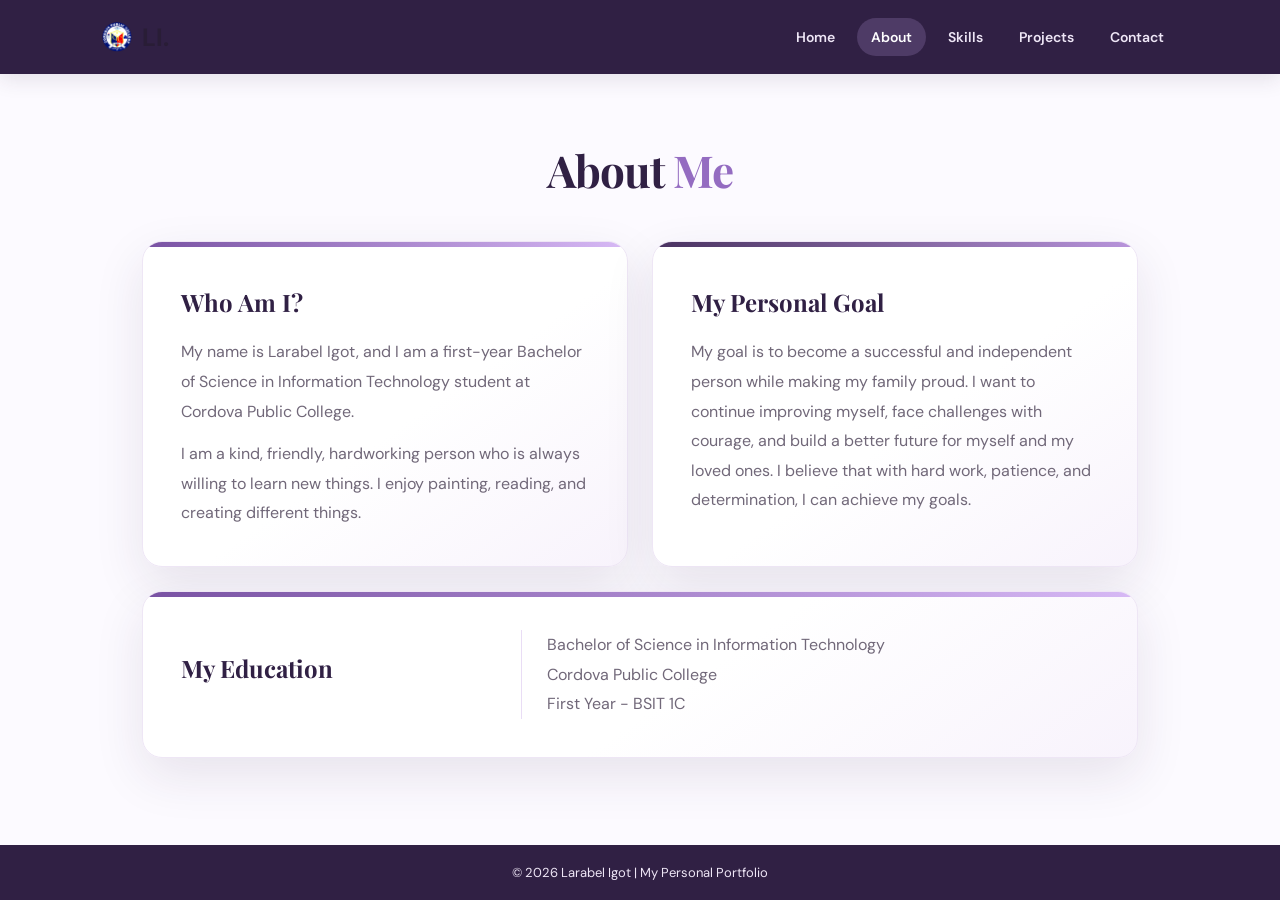
<file: about.html>
<!DOCTYPE html>
<html lang="en">
<head>
    <meta charset="UTF-8">
    <meta name="viewport" content="width=device-width, initial-scale=1.0">
    <title>About | Larabel Igot</title>
    <link rel="stylesheet" href="styles1.css">
</head>
<body>
<header>
    <nav class="navbar">
        <div class="logo">
    <img src="school-logo.png" alt="School Logo">
    <span>LI.</span>
</div>
        <ul class="nav-links">
            <li><a href="index.html">Home</a></li>
            <li><a class="active" href="about.html">About</a></li>
            <li><a href="skills.html">Skills</a></li>
            <li><a href="projects.html">Projects</a></li>
            <li><a href="contact.html">Contact</a></li>
        </ul>
    </nav>
</header>

<main class="page-content">
    <h1>About <span>Me</span></h1>
    <div class="about-cards">
        <article class="content-card about-card">
            <h2>Who Am I?</h2>
            <p>
                My name is Larabel Igot, and I am a first-year
                Bachelor of Science in Information Technology
                student at Cordova Public College.
            </p>
            <p>
                I am a kind, friendly, hardworking person who is
                always willing to learn new things. I enjoy
                painting, reading, and creating different things.
            </p>
        </article>

        <article class="content-card about-card">
            <h2>My Personal Goal</h2>
            <p>
                My goal is to become a successful and independent person while making my family proud. I want to continue improving myself, face challenges with courage, and build a better future for myself and my loved ones. I believe that with hard work, patience, and determination, I can achieve my goals.
            </p>
        </article>

        <article class="content-card about-card about-education">
            <h2>My Education</h2>
            <p>
                Bachelor of Science in Information Technology<br>
                Cordova Public College<br>
                First Year - BSIT 1C
            </p>
        </article>
    </div>
</main>

<footer>
    <p>© 2026 Larabel Igot | My Personal Portfolio</p>
</footer>
</body>
</html>
</file>
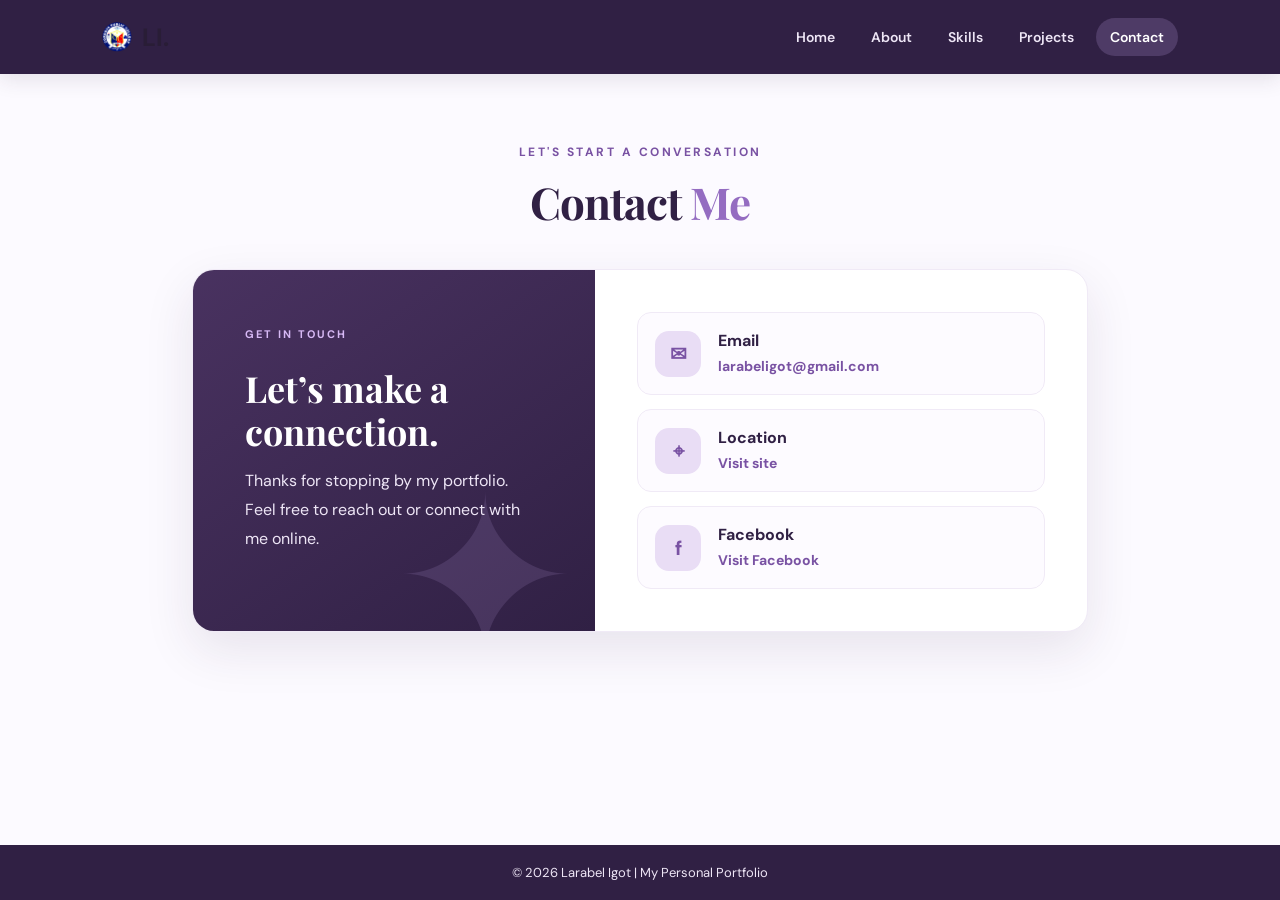
<file: contact.html>
<!DOCTYPE html>
<html lang="en">
<head>
    <meta charset="UTF-8">
    <meta name="viewport" content="width=device-width, initial-scale=1.0">
    <title>Contact | Larabel Igot</title>
    <link rel="stylesheet" href="styles1.css">
</head>
<body>
<header>
    <nav class="navbar">
        <div class="logo">
    <img src="school-logo.png" alt="School Logo">
    <span>LI.</span>
</div>
        <ul class="nav-links">
            <li><a href="index.html">Home</a></li>
            <li><a href="about.html">About</a></li>
            <li><a href="skills.html">Skills</a></li>
            <li><a href="projects.html">Projects</a></li>
            <li><a class="active" href="contact.html">Contact</a></li>
        </ul>
    </nav>
</header>

<main class="page-content contact-page">
    <div class="contact-heading">
        <p class="welcome">LET'S START A CONVERSATION</p>
        <h1>Contact <span>Me</span></h1>
        <p></p>
    </div>

    <div class="contact-layout">
        <section class="contact-intro" aria-label="Contact introduction">
            <span class="contact-kicker">GET IN TOUCH</span>
            <h2>Let’s make a connection.</h2>
            <p>Thanks for stopping by my portfolio. Feel free to reach out or connect with me online.</p>
            <div class="contact-decoration" aria-hidden="true">✦</div>
        </section>

        <div class="contact-details">
            <article class="contact-item">
                <span class="contact-icon" aria-hidden="true">✉</span>
                <div>
                    <h2>Email</h2>
                    <a href="mailto:larabeligot@gmail.com">larabeligot@gmail.com</a>
                </div>
            </article>
            <article class="contact-item">
                <span class="contact-icon" aria-hidden="true">⌖</span>
                <div>
                    <h2>Location</h2>
                    <a href="https://www.google.com/maps/search/?api=1&query=Cebu%2C%20Philippines" target="_blank" rel="noopener noreferrer">Visit site</a>
                </div>
            </article>
            <article class="contact-item">
                <span class="contact-icon" aria-hidden="true">f</span>
                <div>
                    <h2>Facebook</h2>
                    <a href="https://www.facebook.com/larabel.igot.3" target="_blank" rel="noopener noreferrer">Visit Facebook</a>
                </div>
            </article>
        </div>
    </div>
</main>

<footer>
    <p>© 2026 Larabel Igot | My Personal Portfolio</p>
</footer>
</body>
</html>
</file>
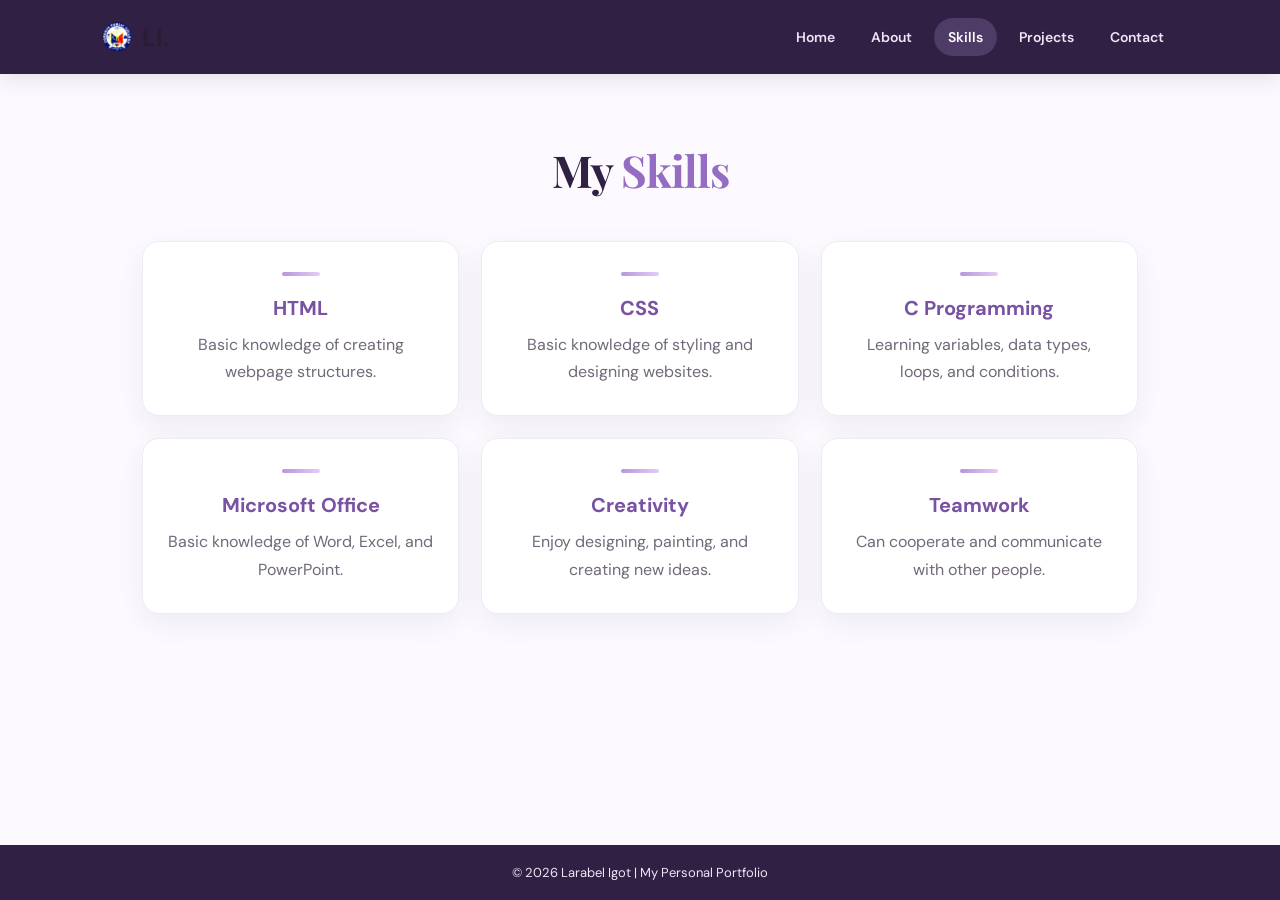
<file: skills.html>
<!DOCTYPE html>
<html lang="en">
<head>
    <meta charset="UTF-8">
    <meta name="viewport" content="width=device-width, initial-scale=1.0">
    <title>Skills | Larabel Igot</title>
    <link rel="stylesheet" href="styles1.css">
</head>
<body>
<header>
      <nav class="navbar">
        <div class="logo">
    <img src="school-logo.png" alt="School Logo">
    <span>LI.</span>
</div>
        <ul class="nav-links">
            <li><a href="index.html">Home</a></li>
            <li><a href="about.html">About</a></li>
            <li><a class="active" href="skills.html">Skills</a></li>
            <li><a href="projects.html">Projects</a></li>
            <li><a href="contact.html">Contact</a></li>
        </ul>
    </nav>
</header>

<main class="page-content">
    <h1>My <span>Skills</span></h1>
    <div class="card-container">
        <div class="card">
            <h2>HTML</h2>
            <p>Basic knowledge of creating webpage structures.</p>
        </div>
        <div class="card">
            <h2>CSS</h2>
            <p>Basic knowledge of styling and designing websites.</p>
        </div>
        <div class="card">
            <h2>C Programming</h2>
            <p>Learning variables, data types, loops, and conditions.</p>
        </div>
        <div class="card">
            <h2>Microsoft Office</h2>
            <p>Basic knowledge of Word, Excel, and PowerPoint.</p>
        </div>
        <div class="card">
            <h2>Creativity</h2>
            <p>Enjoy designing, painting, and creating new ideas.</p>
        </div>
        <div class="card">
            <h2>Teamwork</h2>
            <p>Can cooperate and communicate with other people.</p>
        </div>
    </div>
</main>

<footer>
    <p>© 2026 Larabel Igot | My Personal Portfolio</p>
</footer>
</body>
</html>
</file>
<file: styles1.css>
@import url('https://fonts.googleapis.com/css2?family=DM+Sans:wght@400;500;600;700&family=Playfair+Display:wght@600;700&display=swap');

:root {
    --ink: #291d36;
    --muted: #716879;
    --purple: #7952a3;
    --purple-dark: #302044;
    --lavender: #e9ddf5;
    --paper: #fcfaff;
    --white: #ffffff;
    --shadow: 0 18px 50px rgba(48, 32, 68, 0.10);
}

* {
    margin: 0;
    padding: 0;
    box-sizing: border-box;
}

html {
    scroll-behavior: smooth;
}

body {
    min-height: 100vh;
    display: flex;
    flex-direction: column;
    font-family: 'DM Sans', Arial, sans-serif;
    background: var(--paper);
    color: var(--ink);
}

header {
    position: relative;
    z-index: 1;
    background: var(--purple-dark);
    padding: 18px 8%;
    box-shadow: 0 5px 20px rgba(48, 32, 68, 0.12);
}

.navbar {
    max-width: 1200px;
    margin: 0 auto;
    display: flex;
    justify-content: space-between;
    align-items: center;
    gap: 24px;
}
.logo {
    display: flex;
    align-items: center;
    gap: 10px;
}

.logo img {
    width: 30px;
    height: 30px;
    object-fit: contain;
}

.logo span {
    font-size: 25px;
    font-weight: bold; 

}

.nav-links {
    display: flex;
    align-items: center;
    list-style: none;
    gap: 8px;
}

.nav-links a {
    display: inline-block;
    color: #eee6f6;
    text-decoration: none;
    font-size: 14px;
    font-weight: 600;
    padding: 10px 14px;
    border-radius: 24px;
    transition: background-color 0.2s ease, color 0.2s ease;
}

.nav-links a:hover,
.nav-links a.active {
    color: var(--white);
    background: rgba(214, 184, 255, 0.18);
}

.nav-links a:focus-visible,
.btn:focus-visible,
a:focus-visible {
    outline: 3px solid #c9a8ee;
    outline-offset: 3px;
}

main {
    flex: 1;
}

.home {
    position: relative;
    isolation: isolate;
    min-height: 78vh;
    max-width: 1280px;
    margin: 0 auto;
    display: flex;
    align-items: center;
    justify-content: space-between;
    gap: clamp(40px, 8vw, 110px);
    padding: 76px 10%;
}

.home-content {
    position: relative;
    z-index: 1;
}

.home-content .welcome {
    padding: 9px 14px;
    border: 1px solid #e9ddf5;
    border-radius: 30px;
    background: rgba(255, 255, 255, 0.72);
}

.home-content h2 {
    display: flex;
    align-items: center;
    gap: 9px;
}

.home-sparkle {
    color: #b995dc;
    font-size: 17px;
}

.home-actions {
    display: flex;
    align-items: center;
    flex-wrap: wrap;
    gap: 22px;
}

.home-actions .btn {
    display: inline-flex;
    align-items: center;
    gap: 10px;
}

.home-actions .btn span {
    font-size: 18px;
    transition: transform 0.2s ease;
}

.home-actions .btn:hover span {
    transform: translateX(3px);
}

.home-link {
    color: var(--purple-dark);
    font-size: 14px;
    font-weight: 700;
    text-decoration: none;
    border-bottom: 1px solid #c9a8ee;
    padding: 5px 0;
}

.home-link:hover {
    color: var(--purple);
}

.home-content .home-note {
    display: flex;
    align-items: center;
    gap: 8px;
    margin: 30px 0 0;
    color: #8c8195;
    font-size: 12px;
    font-weight: 600;
    letter-spacing: 0.3px;
}

.home-note span {
    color: #a47acb;
    font-size: 16px;
}

.home::before {
    content: '';
    position: absolute;
    z-index: -1;
    width: 380px;
    height: 380px;
    top: 50%;
    right: 8%;
    transform: translateY(-50%);
    border-radius: 50%;
    background: radial-gradient(circle, #f0e7fa 0%, rgba(240, 231, 250, 0) 72%);
}

.home-content {
    max-width: 580px;
}

.welcome {
    display: inline-block;
    color: var(--purple);
    font-size: 12px;
    font-weight: 700;
    letter-spacing: 2.5px;
    margin-bottom: 19px;
}

.home-content h1,
.page-content h1 {
    font-family: 'Playfair Display', Georgia, serif;
    letter-spacing: -1px;
}

.home-content h1 {
    color: var(--purple-dark);
    font-size: clamp(38px, 5vw, 60px);
    line-height: 1.12;
    margin-bottom: 13px;
}

.home-content h1 span,
.page-content h1 span {
    color: #946cc1;
}

.home-content h2 {
    color: var(--purple);
    font-size: 20px;
    font-weight: 600;
    margin-bottom: 19px;
}

.home-content p:not(.welcome) {
    max-width: 510px;
    color: var(--muted);
    font-size: 16px;
    line-height: 1.85;
    margin-bottom: 29px;
}

.btn {
    display: inline-block;
    background: var(--purple);
    color: var(--white);
    text-decoration: none;
    font-size: 14px;
    font-weight: 700;
    padding: 14px 25px;
    border-radius: 28px;
    box-shadow: 0 8px 20px rgba(121, 82, 163, 0.23);
    transition: transform 0.2s ease, background-color 0.2s ease, box-shadow 0.2s ease;
}

.btn:hover {
    background: var(--purple-dark);
    transform: translateY(-2px);
    box-shadow: 0 11px 25px rgba(48, 32, 68, 0.2);
}

.home-image {
    flex: 0 0 auto;
    position: relative;
    padding: 13px;
    border-radius: 48% 48% 44% 44%;
    background: linear-gradient(145deg, #d7b9f5, #f4eafa 55%, #aa83d0);
    box-shadow: 0 24px 55px rgba(83, 54, 112, 0.18);
    transform: rotate(3deg);
}

.home-image-frame {
    overflow: hidden;
    border: 6px solid var(--white);
    border-radius: 48% 48% 44% 44%;
    background: #f4eafa;
}

.home-image img {
    display: block;
    width: clamp(230px, 29vw, 340px);
    height: clamp(270px, 34vw, 390px);
    object-fit: cover;
    object-position: center;
    transition: transform 0.35s ease;
}

.home-image:hover img {
    transform: scale(1.04);
}

.home-image-label {
    position: absolute;
    right: -25px;
    bottom: 28px;
    padding: 13px 18px;
    border: 1px solid #f0eaf6;
    border-radius: 30px;
    background: var(--white);
    color: var(--purple-dark);
    font-size: 13px;
    font-weight: 700;
    box-shadow: 0 10px 28px rgba(48, 32, 68, 0.12);
    transform: rotate(-3deg);
}

.home-image-label span {
    margin-right: 5px;
    color: var(--purple);
}

.page-content {
    width: 100%;
    max-width: 1200px;
    min-height: 78vh;
    margin: 0 auto;
    padding: 66px 8% 78px;
}

.page-content h1 {
    text-align: center;
    color: var(--purple-dark);
    font-size: clamp(34px, 4vw, 44px);
    margin-bottom: 42px;
}

.about-cards {
    display: grid;
    grid-template-columns: repeat(2, minmax(0, 1fr));
    gap: 24px;
}

.content-card {
    max-width: 850px;
    width: 100%;
    margin: 0 auto;
    padding: clamp(26px, 5vw, 42px);
    background: var(--white);
    border: 1px solid #f0eaf6;
    border-radius: 20px;
    box-shadow: var(--shadow);
    line-height: 1.85;
    transition: transform 0.22s ease, box-shadow 0.22s ease, border-color 0.22s ease;
}

.content-card:hover {
    transform: translateY(-5px);
    border-color: #d7c2eb;
    box-shadow: 0 19px 38px rgba(48, 32, 68, 0.14);
}

.content-card h2,
.card h2 {
    color: var(--purple);
    font-size: 20px;
    margin-bottom: 10px;
}

.content-card h2:not(:first-child) {
    margin-top: 22px;
}

.content-card p {
    color: var(--muted);
    margin-bottom: 13px;
}

.about-cards .about-card {
    position: relative;
    max-width: none;
    margin: 0;
    overflow: hidden;
    padding: clamp(26px, 4vw, 38px);
    border-color: #eee6f5;
    background: linear-gradient(145deg, #ffffff 55%, #f8f3fc);
}

.about-cards .about-card::before {
    content: '';
    position: absolute;
    top: 0;
    left: 0;
    width: 100%;
    height: 5px;
    background: linear-gradient(90deg, #7952a3, #d7b9f5);
}

.about-cards .about-card:nth-child(2)::before {
    background: linear-gradient(90deg, #493260, #b995dc);
}

.about-card-label {
    display: inline-block;
    margin-bottom: 18px;
    color: #9271b3;
    font-size: 10px;
    font-weight: 700;
    letter-spacing: 1.7px;
}

.about-cards .about-card h2 {
    margin: 0 0 13px;
    color: var(--purple-dark);
    font-family: 'Playfair Display', Georgia, serif;
    font-size: 24px;
}

.about-cards .about-card p:last-child {
    margin-bottom: 0;
}

.about-education {
    grid-column: 1 / -1;
    display: grid;
    grid-template-columns: minmax(180px, 0.7fr) 1.3fr;
    align-items: center;
    column-gap: 28px;
}

.about-education .about-card-label {
    grid-column: 1 / -1;
    margin-bottom: 12px;
}

.about-education h2 {
    grid-column: 1;
    grid-row: 2;
}

.about-education p {
    grid-column: 2;
    grid-row: 2;
    padding-left: 25px;
    border-left: 1px solid #e9ddf5;
}

.content-card a {
    color: var(--purple);
    font-weight: 700;
}

.contact-card {
    max-width: 650px;
}

.contact-page {
    max-width: 1100px;
}

.contact-heading {
    max-width: 650px;
    margin: 0 auto 38px;
    text-align: center;
}

.contact-heading .welcome {
    margin-bottom: 12px;
}

.contact-heading h1 {
    margin-bottom: 12px;
}

.contact-heading > p:last-child {
    color: var(--muted);
    line-height: 1.7;
}

.contact-layout {
    display: grid;
    grid-template-columns: 0.9fr 1.1fr;
    overflow: hidden;
    background: var(--white);
    border: 1px solid #f0eaf6;
    border-radius: 22px;
    box-shadow: var(--shadow);
}

.contact-intro {
    position: relative;
    min-height: 310px;
    overflow: hidden;
    padding: clamp(30px, 5vw, 52px);
    color: var(--white);
    background: linear-gradient(145deg, #493260, var(--purple-dark));
}

.contact-kicker {
    color: #d7b9f5;
    font-size: 11px;
    font-weight: 700;
    letter-spacing: 2px;
}

.contact-intro h2 {
    max-width: 310px;
    margin: 24px 0 14px;
    font-family: 'Playfair Display', Georgia, serif;
    font-size: clamp(27px, 3vw, 36px);
    line-height: 1.2;
}

.contact-intro p {
    position: relative;
    z-index: 1;
    max-width: 320px;
    color: #eee6f6;
    line-height: 1.8;
}

.contact-decoration {
    position: absolute;
    right: 18px;
    bottom: -58px;
    color: rgba(214, 184, 255, 0.13);
    font-size: 220px;
    line-height: 1;
}

.contact-details {
    display: grid;
    align-content: center;
    gap: 14px;
    padding: clamp(24px, 4vw, 42px);
}

.contact-item {
    display: flex;
    align-items: center;
    gap: 17px;
    padding: 17px;
    border: 1px solid #f0eaf6;
    border-radius: 14px;
    background: #fdfbff;
}

.contact-icon {
    display: grid;
    flex: 0 0 46px;
    width: 46px;
    height: 46px;
    place-items: center;
    border-radius: 14px;
    color: var(--purple);
    background: var(--lavender);
    font-size: 20px;
    font-weight: 700;
}

.contact-item h2 {
    margin-bottom: 4px;
    color: var(--purple-dark);
    font-size: 16px;
}

.contact-item p,
.contact-item a {
    color: var(--muted);
    font-size: 14px;
    line-height: 1.5;
}

.contact-item a {
    color: var(--purple);
    font-weight: 700;
    text-decoration: none;
}

.contact-item a:hover {
    text-decoration: underline;
}

.card-container {
    display: grid;
    grid-template-columns: repeat(3, minmax(0, 1fr));
    gap: 22px;
}

.projects-page {
    max-width: 1180px;
    padding-top: 74px;
}

.projects-heading {
    max-width: 670px;
    margin: 0 0 38px;
}

.projects-eyebrow {
    margin-bottom: 12px;
    color: var(--purple);
    font-size: 11px;
    font-weight: 700;
    letter-spacing: 2.2px;
}

.projects-heading h1 {
    margin-bottom: 12px;
    text-align: left;
}

.projects-intro {
    max-width: 520px;
    color: var(--muted);
    font-size: 16px;
    line-height: 1.7;
}

.project-list {
    display: grid;
    grid-template-columns: repeat(3, minmax(0, 1fr));
    align-items: stretch;
    gap: 22px;
    max-width: none;
    margin: 0;
    counter-reset: project;
}

.project-gallery-card {
    grid-column: 1 / -1;
    width: min(100%, 720px);
    justify-self: center;
    padding: 0 0 28px;
}

.project-gallery-card::before,
.project-gallery-card::after {
    display: none;
}

.project-gallery-card .project-carousel {
    position: relative;
    overflow: hidden;
    margin-bottom: 24px;
    background: #eee6f5;
}

.project-gallery-card .carousel-slide[hidden] {
    display: none;
}

.project-gallery-card .carousel-slide {
    position: relative;
}

.project-gallery-card .carousel-slide img {
    display: block;
    width: 100%;
    height: clamp(240px, 48vw, 440px);
    object-fit: cover;
}

.carousel-caption {
    position: absolute;
    right: 0;
    bottom: 0;
    left: 0;
    padding: 42px 24px 48px;
    color: white;
    background: linear-gradient(transparent, rgba(48, 32, 68, 0.88));
}

.carousel-caption h3 {
    margin-bottom: 5px;
    font-family: 'Playfair Display', Georgia, serif;
    font-size: clamp(20px, 3vw, 30px);
}

.carousel-caption p {
    max-width: 540px;
    font-size: 13px;
    line-height: 1.5;
}

.carousel-control {
    position: absolute;
    top: 50%;
    display: grid;
    width: 42px;
    height: 42px;
    place-items: center;
    border: 0;
    border-radius: 50%;
    background: rgba(48, 32, 68, 0.78);
    color: white;
    font-size: 30px;
    line-height: 1;
    cursor: pointer;
    transform: translateY(-50%);
    transition: background-color 0.2s ease;
}

.carousel-control:hover {
    background: var(--purple);
}

.carousel-previous {
    left: 16px;
}

.carousel-next {
    right: 16px;
}

.carousel-dots {
    position: absolute;
    right: 0;
    bottom: 15px;
    left: 0;
    display: flex;
    justify-content: center;
    gap: 8px;
}

.carousel-dot {
    width: 10px;
    height: 10px;
    padding: 0;
    border: 1px solid white;
    border-radius: 50%;
    background: rgba(48, 32, 68, 0.5);
    cursor: pointer;
}

.carousel-dot.active {
    background: white;
    transform: scale(1.2);
}

.carousel-control:focus-visible,
.carousel-dot:focus-visible {
    outline: 3px solid #c9a8ee;
    outline-offset: 3px;
}

.project-gallery-card .project-category,
.project-gallery-card h2,
.project-gallery-card > p:last-child {
    margin-right: 28px;
    margin-left: 28px;
}

.project-gallery-card .project-category {
    margin-bottom: 12px;
}

.project-gallery-card h2 {
    margin-bottom: 10px;
}

.project-entry {
    position: relative;
    min-height: 240px;
    overflow: hidden;
    padding: 34px 26px 28px;
    border: 1px solid #eee6f5;
    border-radius: 18px;
    background: linear-gradient(150deg, #ffffff 55%, #f7f1fc);
    box-shadow: 0 12px 32px rgba(48, 32, 68, 0.08);
    counter-increment: project;
    transition: transform 0.22s ease, box-shadow 0.22s ease, border-color 0.22s ease;
}

.project-entry::before {
    content: counter(project, decimal-leading-zero);
    position: absolute;
    top: 17px;
    right: 20px;
    color: rgba(121, 82, 163, 0.12);
    font-family: 'Playfair Display', Georgia, serif;
    font-size: 56px;
    font-weight: 700;
    line-height: 1;
}

.project-entry::after {
    content: '';
    position: absolute;
    top: 0;
    left: 0;
    width: 100%;
    height: 5px;
    background: linear-gradient(90deg, #7952a3, #d7b9f5);
}

.project-entry:nth-child(2)::after {
    background: linear-gradient(90deg, #493260, #a88ac8);
}

.project-entry:nth-child(3)::after {
    background: linear-gradient(90deg, #8860ae, #e0c9f4);
}

.project-entry:hover {
    transform: translateY(-6px);
    border-color: #d7c2eb;
    box-shadow: 0 19px 38px rgba(48, 32, 68, 0.14);
}

.project-category {
    position: relative;
    z-index: 1;
    display: inline-block;
    margin-bottom: 17px;
    padding: 6px 10px;
    border-radius: 20px;
    background: #f0e7f8;
    color: var(--purple);
    font-size: 9px;
    font-weight: 700;
    letter-spacing: 1.2px;
}

.project-entry h2 {
    position: relative;
    z-index: 1;
    margin-bottom: 11px;
    color: var(--purple-dark);
    font-family: 'Playfair Display', Georgia, serif;
    font-size: 21px;
    line-height: 1.3;
}

.project-entry > p:last-child {
    position: relative;
    z-index: 1;
    color: var(--muted);
    font-size: 14px;
    line-height: 1.75;
}

.project-cards {
    align-items: stretch;
}

.project-card {
    overflow: hidden;
    padding: 0 0 25px;
    text-align: left;
}

.project-card::before {
    display: none;
}

.project-card h2,
.project-card p {
    margin-right: 23px;
    margin-left: 23px;
}

.project-card h2 {
    min-height: 48px;
    margin-top: 21px;
    color: var(--purple-dark);
}

.project-card p {
    font-size: 14px;
}

.project-visual {
    position: relative;
    display: flex;
    height: 190px;
    align-items: center;
    justify-content: center;
    overflow: hidden;
    margin: 0 0 20px;
}

.project-card .project-visual h2 {
    position: absolute;
    z-index: 2;
    right: 0;
    bottom: 0;
    left: 0;
    min-height: 0;
    margin: 0;
    padding: 28px 17px 14px;
    color: var(--white);
    background: linear-gradient(transparent, rgba(48, 32, 68, 0.9));
    font-size: 17px;
    line-height: 1.25;
    text-align: left;
}

.portfolio-visual {
    background: linear-gradient(135deg, #eadcf7, #f8f1ff);
}

.browser-bar,
.code-title {
    position: absolute;
    top: 16px;
    left: 16px;
    right: 16px;
    height: 28px;
    display: flex;
    align-items: center;
    gap: 5px;
    padding: 0 9px;
    border-radius: 8px 8px 0 0;
    background: #fff;
    box-shadow: 0 5px 15px rgba(48, 32, 68, 0.08);
}

.browser-bar > span,
.code-title > span {
    width: 6px;
    height: 6px;
    border-radius: 50%;
    background: #c9a8ee;
}

.browser-bar b,
.code-title b {
    margin-left: auto;
    color: #93869e;
    font-size: 8px;
    font-weight: 600;
}

.portfolio-preview {
    width: 68%;
    min-height: 112px;
    display: flex;
    flex-direction: column;
    align-items: flex-start;
    justify-content: center;
    padding: 15px 18px;
    border: 1px solid rgba(255, 255, 255, 0.8);
    border-radius: 12px;
    background: rgba(255, 255, 255, 0.86);
    box-shadow: 0 12px 24px rgba(48, 32, 68, 0.10);
    transform: rotate(-2deg);
}

.preview-kicker {
    color: #9271b3;
    font-size: 7px;
    font-weight: 700;
    letter-spacing: 1.5px;
}

.portfolio-preview strong {
    margin: 3px 0 7px;
    color: var(--purple-dark);
    font-family: 'Playfair Display', Georgia, serif;
    font-size: 20px;
}

.preview-line {
    width: 80%;
    height: 4px;
    border-radius: 5px;
    background: #eee7f5;
}

.preview-button {
    margin-top: 8px;
    padding: 4px 8px;
    border-radius: 10px;
    background: var(--purple);
    color: white;
    font-size: 7px;
}

.visual-badge {
    position: absolute;
    right: 16px;
    bottom: 13px;
    color: #7952a3;
    font-size: 9px;
    font-weight: 700;
    letter-spacing: 1px;
}

.repair-visual {
    flex-direction: column;
    color: white;
    background: radial-gradient(circle at 75% 20%, #a88ac8 0, transparent 32%), linear-gradient(135deg, #302044, #60457b);
}

.repair-icon {
    position: absolute;
    top: 24px;
    right: 31px;
    display: grid;
    width: 58px;
    height: 58px;
    place-items: center;
    border: 1px solid rgba(255, 255, 255, 0.32);
    border-radius: 18px;
    color: #f3eaff;
    font-size: 31px;
    transform: rotate(8deg);
}

.repair-orbit {
    position: absolute;
    border: 1px solid rgba(233, 221, 245, 0.2);
    border-radius: 50%;
}

.orbit-one {
    width: 160px;
    height: 160px;
    right: -35px;
    top: 4px;
}

.orbit-two {
    width: 115px;
    height: 115px;
    right: -12px;
    top: 26px;
}

.repair-label,
.repair-visual strong,
.repair-caption {
    position: relative;
    z-index: 1;
    align-self: flex-start;
    margin-left: 25px;
}

.repair-label {
    color: #d8c0f0;
    font-size: 8px;
    font-weight: 700;
    letter-spacing: 1.8px;
}

.repair-visual strong {
    max-width: 180px;
    margin-top: 8px;
    font-family: 'Playfair Display', Georgia, serif;
    font-size: 21px;
    line-height: 1.15;
}

.repair-caption {
    margin-top: 7px;
    color: #e7ddef;
    font-size: 10px;
}

.code-visual {
    background: linear-gradient(135deg, #e4ddf2, #f4effa);
}

.code-window {
    width: 78%;
    overflow: hidden;
    border-radius: 10px;
    background: #282137;
    box-shadow: 0 14px 25px rgba(48, 32, 68, 0.2);
    transform: rotate(2deg);
}

.code-title {
    position: static;
    height: 26px;
    border-radius: 0;
    background: #352b47;
    box-shadow: none;
}

.code-title > span {
    background: #b995dc;
}

.code-title b {
    color: #cfc3dc;
}

.code-lines {
    display: grid;
    gap: 5px;
    padding: 11px 12px 13px;
    color: #eee6f6;
    font-family: monospace;
    font-size: 8px;
    white-space: nowrap;
}

.code-lines i {
    margin-right: 7px;
    color: #93869e;
    font-style: normal;
}

.code-lines em {
    color: #d3a8ff;
    font-style: normal;
}

.code-lines b {
    color: #9ee2cf;
}

.code-lines q {
    color: #f3d28b;
}

.card {
    position: relative;
    padding: 30px 24px;
    background: var(--white);
    border: 1px solid #f0eaf6;
    border-radius: 17px;
    text-align: center;
    box-shadow: 0 9px 28px rgba(48, 32, 68, 0.07);
    transition: transform 0.22s ease, box-shadow 0.22s ease, background-color 0.22s ease, border-color 0.22s ease;
}

.card::before {
    content: '';
    display: block;
    width: 38px;
    height: 4px;
    margin: 0 auto 19px;
    border-radius: 5px;
    background: linear-gradient(90deg, #b995dc, #e2cef5);
}

.card:hover {
    transform: translateY(-5px);
    box-shadow: 0 16px 34px rgba(48, 32, 68, 0.12);
}

.project-cards .card:hover {
    background-color: #f5edfc;
    border-color: #c9a8ee;
}

.card h2 {
    margin-bottom: 10px;
}

.card img {
    display: block;
    width: 100%;
    height: 190px;
    margin: 0 auto 20px;
    border: 1px solid #f0eaf6;
    border-radius: 12px;
    background: var(--lavender);
    object-fit: cover;
    object-position: center;
}

.card p {
    color: var(--muted);
    line-height: 1.7;
}

footer {
    background: var(--purple-dark);
    color: #eee6f6;
    text-align: center;
    padding: 19px 16px;
    font-size: 13px;
}

@media (max-width: 800px) {
    header {
        padding: 17px 5%;
    }

    .navbar {
        flex-direction: column;
        gap: 12px;
    }

    .nav-links {
        justify-content: center;
        flex-wrap: wrap;
        gap: 2px;
    }

    .nav-links a {
        padding: 8px 11px;
    }

    .home {
        min-height: auto;
        flex-direction: column-reverse;
        text-align: center;
        gap: 35px;
        padding: 58px 7% 70px;
    }

    .home-content h2 {
        justify-content: center;
    }

    .home-content p:not(.welcome) {
        margin-left: auto;
        margin-right: auto;
    }

    .home-actions {
        justify-content: center;
    }

    .home-content .home-note {
        justify-content: center;
    }

    .home-image img {
        width: 250px;
        height: 290px;
    }

    .home-image-label {
        right: -8px;
        bottom: 18px;
    }

    .home::before {
        width: 300px;
        height: 300px;
        right: 50%;
        transform: translate(50%, -50%);
    }

    .card-container {
        grid-template-columns: repeat(2, minmax(0, 1fr));
    }

    .project-list {
        grid-template-columns: repeat(2, minmax(0, 1fr));
    }

    .contact-layout {
        grid-template-columns: 1fr;
    }

    .contact-intro {
        min-height: 260px;
    }
}

@media (max-width: 520px) {
    .logo {
        font-size: 26px; 
        font-style: calligraphy; white
    
    }

    .nav-links a {
        font-size: 13px;
        padding: 7px 9px;
    }

    .home {
        padding: 42px 6% 55px;
    }

    .home-image img {
        width: 210px;
        height: 245px;
    }

    .home-image-label {
        right: -5px;
        padding: 11px 14px;
        font-size: 12px;
    }

    .home-content h1 {
        font-size: 37px;
    }

    .page-content {
        min-height: auto;
        padding: 48px 6% 58px;
    }

    .page-content h1 {
        margin-bottom: 30px;
    }

    .about-cards {
        grid-template-columns: 1fr;
        gap: 16px;
    }

    .about-education {
        grid-column: auto;
        grid-template-columns: 1fr;
    }

    .about-education .about-card-label,
    .about-education h2,
    .about-education p {
        grid-column: 1;
        grid-row: auto;
    }

    .about-education p {
        padding-left: 0;
        border-left: 0;
    }

    .card-container {
        grid-template-columns: 1fr;
        gap: 16px;
    }

    .project-list {
        grid-template-columns: 1fr;
        gap: 16px;
    }
}

@media (prefers-reduced-motion: reduce) {
    *,
    *::before,
    *::after {
        scroll-behavior: auto !important;
        transition-duration: 0.01ms !important;
    }
}
</file>
